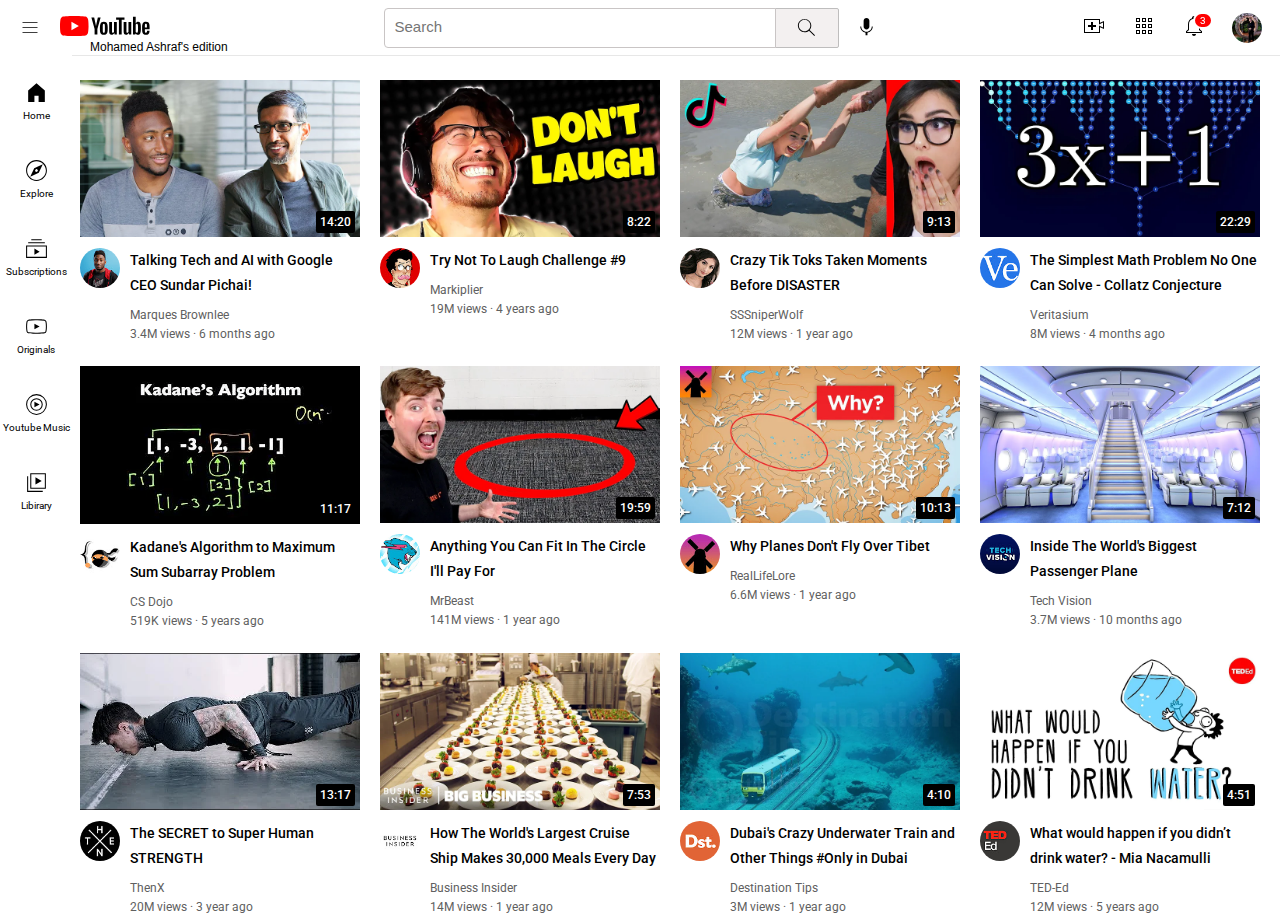
<file: index.html>
<!Doctype html>
<html>
<head>
  <link rel="preconnect" href="https://fonts.googleapis.com">
<link rel="preconnect" href="https://fonts.gstatic.com" crossorigin>
<link href="https://fonts.googleapis.com/css2?family=Roboto:wght@400;500;700&display=swap" rel="stylesheet">
 <link rel="style sheet" href="youtube.css">
 <link rel="stylesheet" href="general.css">
 <link rel="stylesheet" href="header.css">
 <link rel="stylesheet" href="vedio.css">
 <link rel="stylesheet" href="side-bar.css">
 <title> youtube.com clone </title>
</head>
<body>
  
 <div class="header">
  <div class="left">
    <img class="hamburger" src="logos/hamburger-menu.svg">
    <div class="medition">
      <img class="youtube" src="logos/youtube-logo.svg">
      <div class="my-name">Mohamed Ashraf's edition</div>
    </div>

  </div>
  <div class="middle">
    <input class="Search-bar" placeholder="Search">
    <button class="search">
      <div class="tooltip">Search</div>
      <img class="search-svg" src="logos/search.svg">
    </button>
    <button class="mic">
      <img  src="logos/voice-search-icon.svg">
      <div class="tooltip">Search by your voice </div>
    </button>
  </div>
  <div class="right">
    <div class="upload-icon-div">
      <img class="upload-icon" src="logos/upload.svg">
      <div class="tooltip"> Create </div>
    </div>

    <div class="apps-icon-div">
      <img class="apps-icon" src="logos/youtube-apps.svg">
      <div class="tooltip"> YouTube apps</div>
    </div>
    
    <div class="notification-div">
      <img class="notification-icon" src="logos/notifications.svg">
      <div class="notification-count"> 3 </div>
      <div class="tooltip">Notification</div>
  </div>
   
   
   
   
   
    <img class="my-channel-icon" src="thumbnail/p.jpg">
  </div>
  </div>
  


  
<div class="side-bar">
  <div class="side-bar-items">
     <img src="logos/home.svg">
    <div class="side-bar-text">Home</div>
  </div>
  <div class="side-bar-items" >
    <img src="logos/explore.svg">
    <div class="side-bar-text">Explore</div>
  </div>
  <div class="side-bar-items">
    <img src="logos/subscriptions.svg">
    <div class="side-bar-text">Subscriptions</div>
  </div>
 
  <div class="side-bar-items">
    <img src="logos/originals.svg">
  <div class="side-bar-text" >Originals</div>
  </div>
  <div class="side-bar-items">
    <img src="logos/youtube-music.svg">
  <div class="side-bar-text">Youtube Music</div>
  </div>
  <div class="side-bar-items">
    <img src="logos/library.svg">
  <div class="side-bar-text" >Libirary</div>
  </div>
</div>

<div class="grid">
  <div class="vedio-preview">
    <div class="top-section">
     <img class="thumbnail-1" src="thumbnail/thumbnail-1.webp">
     <div class="vedio-time"> 14:20 </div>
   </div>
   <div class="bottom-section">
     <div class="channel">
       <img  class="channel-img" src="thumbnail/channel-1.jpg" >
     </div>
     <div class="vedio-info">
       <p class="vedio-title">
        Talking Tech and AI with Google CEO Sundar Pichai!
       </p>
       <p class="author"> Marques Brownlee</p>
       <p class="views">3.4M views · 6 months ago</p>  
     </div>
   </div>
  </div>
 

  <div class="vedio-preview">
    <div  class="top-section">
     <img class="thumbnail-1" src="thumbnail/thumbnail-2.webp">
     <div class="vedio-time"> 8:22</div>
   </div>
   <div class="bottom-section">
     <div class="channel">
       <img  class="channel-img" src="thumbnail/channel-2.jpg" >
     </div>
     <div class="vedio-info">
       <p class="vedio-title">
        Try Not To Laugh Challenge #9
       </p>
       <p class="author"> Markiplier</p>
       <p class="views">19M views · 4 years ago</p>  
     </div>
    </div>
  </div>

   <div class="vedio-preview">
    <div class="top-section">
     <img class="thumbnail-1" src="thumbnail/thumbnail-3.webp">
     <div class="vedio-time"> 9:13 </div>
   </div>
   <div class="bottom-section">
     <div class="channel">
       <img  class="channel-img" src="thumbnail/channel-3.jpg" >
     </div>
     <div class="vedio-info">
       <p class="vedio-title">
        Crazy Tik Toks Taken Moments Before DISASTER
       </p>
       <p class="author"> SSSniperWolf</p>
       <p class="views">12M views · 1 year ago</p>  
     </div>
    </div>
  </div>

   <div class="vedio-preview">
    <div class="top-section">
     <img class="thumbnail-1" src="thumbnail/thumbnail-4.webp">
     <div class="vedio-time"> 22:29 </div>
   </div>
   <div class="bottom-section">
     <div class="channel">
       <img  class="channel-img" src="thumbnail/channel-4.jpg" >
     </div>
     <div class="vedio-info">
       <p class="vedio-title">
        The Simplest Math Problem No One Can Solve - Collatz Conjecture
       </p>
       <p class="author"> Veritasium</p>
       <p class="views">8M views · 4 months ago</p>  
     </div>
    </div>
  </div>

   <div class="vedio-preview">
    <div class="top-section">
     <img class="thumbnail-1" src="thumbnail/thumbnail-5.webp">
     <div class="vedio-time"> 11:17 </div>
   </div>
   <div class="bottom-section">
     <div class="channel">
       <img  class="channel-img" src="thumbnail/channel-5.jpg" >
     </div>
     <div class="vedio-info">
       <p class="vedio-title">
       Kadane's Algorithm to Maximum Sum Subarray Problem
       </p>
       <p class="author">CS Dojo</p>
       <p class="views">519K views · 5 years ago</p>  
     </div>
    </div>
  </div>

   <div class="vedio-preview">
    <div class="top-section">
     <img class="thumbnail-1" src="thumbnail/thumbnail-6.webp">
     <div class="vedio-time"> 19:59 </div>
   </div>
   <div class="bottom-section">
     <div class="channel">
       <img  class="channel-img" src="thumbnail/channel-6.jpg" >
     </div>
     <div class="vedio-info">
       <p class="vedio-title">
        Anything You Can Fit In The Circle I'll Pay For
       </p>
       <p class="author">MrBeast</p>
       <p class="views">141M views · 1 year ago</p>  
     </div>
    </div>
  </div>


   <div class="vedio-preview">
    <div class="top-section">
     <img class="thumbnail-1" src="thumbnail/thumbnail-7.webp">
     <div class="vedio-time"> 10:13 </div>
   </div>
   <div class="bottom-section">
     <div class="channel">
       <img  class="channel-img" src="thumbnail/channel-7.jpg" >
     </div>
     <div class="vedio-info">
       <p class="vedio-title">
        Why Planes Don't Fly Over Tibet
       </p>
       <p class="author">RealLifeLore</p>
       <p class="views">6.6M views · 1 year ago</p>  
     </div>
    </div>
  </div>

   <div class="vedio-preview">
    <div  class="top-section">
     <img class="thumbnail-1" src="thumbnail/thumbnail-8.webp">
     <div class="vedio-time"> 7:12 </div>
   </div>
   <div class="bottom-section">
     <div class="channel">
       <img  class="channel-img" src="thumbnail/channel-8.jpg" >
     </div>
     <div class="vedio-info">
       <p class="vedio-title">
        Inside The World's Biggest Passenger Plane
       </p>
       <p class="author">Tech Vision</p>
       <p class="views">3.7M views · 10 months ago</p>  
     </div>
    </div>
  </div>

   <div class="vedio-preview">
    <div  class="top-section">
     <img class="thumbnail-1" src="thumbnail/thumbnail-9.webp">
     <div class="vedio-time"> 13:17 </div>
   </div>
   <div class="bottom-section">
     <div class="channel">
       <img  class="channel-img" src="thumbnail/channel-9.jpg" >
     </div>
     <div class="vedio-info">
       <p class="vedio-title">
        The SECRET to Super Human STRENGTH
       </p>
       <p class="author">ThenX</p>
       <p class="views">20M views · 3 year ago</p>  
     </div>
    </div>
  </div>

   <div class="vedio-preview">
    <div class="top-section">
     <img class="thumbnail-1" src="thumbnail/thumbnail-10.webp">
     <div class="vedio-time"> 7:53 </div>
   </div>
   <div class="bottom-section">
     <div class="channel">
       <img  class="channel-img" src="thumbnail/channel-10.jpg" >
     </div>
     <div class="vedio-info">
       <p class="vedio-title">
        How The World's Largest Cruise Ship Makes 30,000 Meals Every Day
       </p>
       <p class="author">Business Insider</p>
       <p class="views">14M views · 1 year ago</p>  
     </div>
    </div>
  </div>

   <div class="vedio-preview">
    <div class="top-section">
     <img class="thumbnail-1" src="thumbnail/thumbnail-11.webp">
     <div class="vedio-time"> 4:10 </div>
   </div>
   <div class="bottom-section">
     <div class="channel">
       <img  class="channel-img" src="thumbnail/channel-11.jpg" >
     </div>
     <div class="vedio-info">
       <p class="vedio-title">
        Dubai's Crazy Underwater Train and Other Things #Only in Dubai
       </p>
       <p class="author">Destination Tips</p>
       <p class="views">3M views · 1 year ago</p>  
     </div>
    </div>
  </div>

   <div class="vedio-preview">
    <div class="top-section">
     <img class="thumbnail-1" src="thumbnail/thumbnail-12.webp">
     <div class="vedio-time"> 4:51 </div>
   </div>
   <div class="bottom-section">
     <div class="channel">
       <img  class="channel-img" src="thumbnail/channel-12.jpg" >
     </div>
     <div class="vedio-info">
       <p class="vedio-title">
        What would happen if you didn’t drink water? - Mia Nacamulli
       </p>
       <p class="author">TED-Ed</p>
       <p class="views">12M views · 5 years ago</p>  
     </div>
    </div>
  </div>
</div>
</body>
</html>
</file>
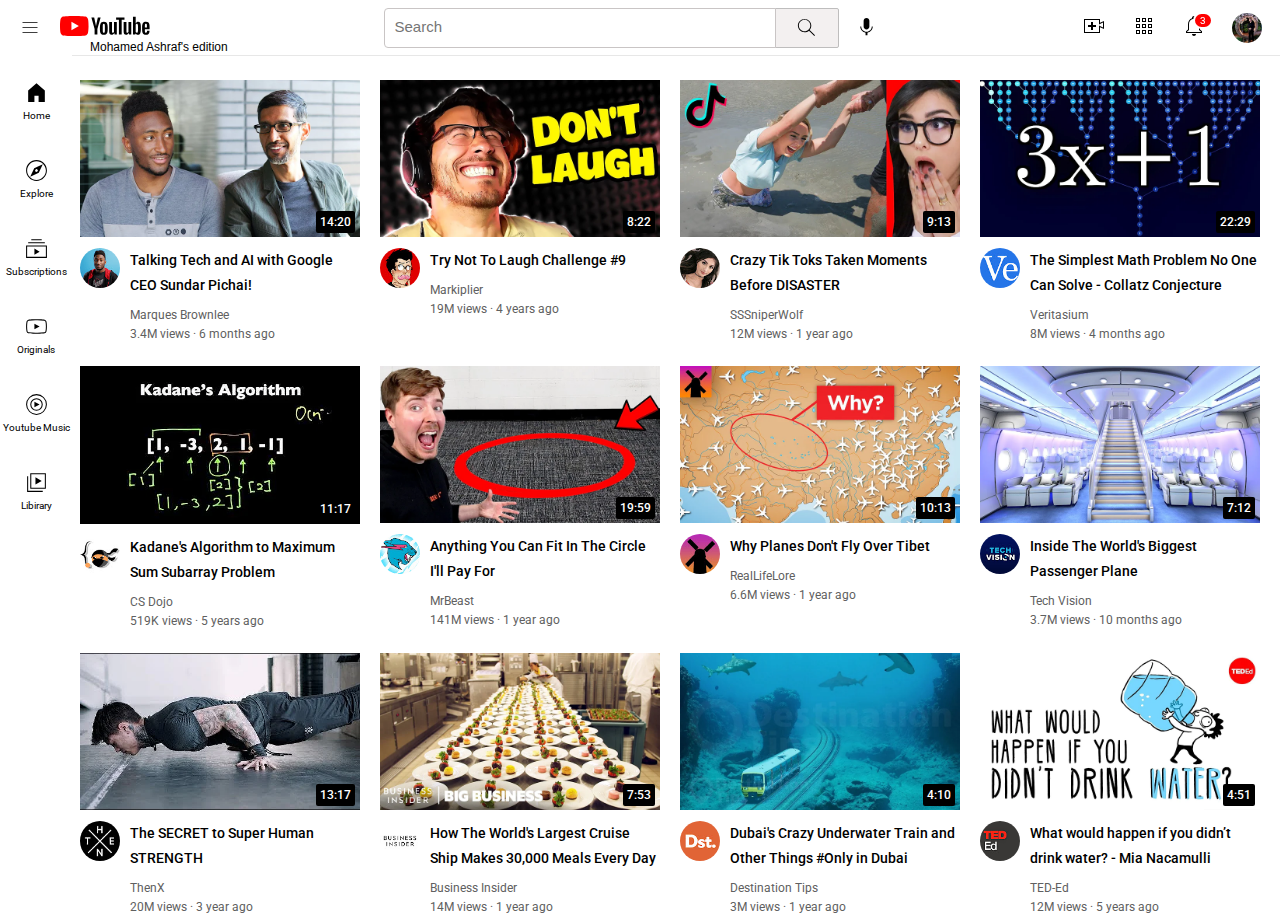
<file: youtube.html>
<!Doctype html>
<html>
<head>
  <link rel="preconnect" href="https://fonts.googleapis.com">
<link rel="preconnect" href="https://fonts.gstatic.com" crossorigin>
<link href="https://fonts.googleapis.com/css2?family=Roboto:wght@400;500;700&display=swap" rel="stylesheet">
 <link rel="style sheet" href="youtube.css">
 <link rel="stylesheet" href="general.css">
 <link rel="stylesheet" href="header.css">
 <link rel="stylesheet" href="vedio.css">
 <link rel="stylesheet" href="side-bar.css">
 <title> youtube.com clone </title>
</head>
<body>
  
 <div class="header">
  <div class="left">
    <img class="hamburger" src="logos/hamburger-menu.svg">
    <div class="medition">
      <img class="youtube" src="logos/youtube-logo.svg">
      <div class="my-name">Mohamed Ashraf's edition</div>
    </div>

  </div>
  <div class="middle">
    <input class="Search-bar" placeholder="Search">
    <button class="search">
      <div class="tooltip">Search</div>
      <img class="search-svg" src="logos/search.svg">
    </button>
    <button class="mic">
      <img  src="logos/voice-search-icon.svg">
      <div class="tooltip">Search by your voice </div>
    </button>
  </div>
  <div class="right">
    <div class="upload-icon-div">
      <img class="upload-icon" src="logos/upload.svg">
      <div class="tooltip"> Create </div>
    </div>

    <div class="apps-icon-div">
      <img class="apps-icon" src="logos/youtube-apps.svg">
      <div class="tooltip"> YouTube apps</div>
    </div>
    
    <div class="notification-div">
      <img class="notification-icon" src="logos/notifications.svg">
      <div class="notification-count"> 3 </div>
      <div class="tooltip">Notification</div>
  </div>
   
   
   
   
   
    <img class="my-channel-icon" src="thumbnail/p.jpg">
  </div>
  </div>
  


  
<div class="side-bar">
  <div class="side-bar-items">
     <img src="logos/home.svg">
    <div class="side-bar-text">Home</div>
  </div>
  <div class="side-bar-items" >
    <img src="logos/explore.svg">
    <div class="side-bar-text">Explore</div>
  </div>
  <div class="side-bar-items">
    <img src="logos/subscriptions.svg">
    <div class="side-bar-text">Subscriptions</div>
  </div>
 
  <div class="side-bar-items">
    <img src="logos/originals.svg">
  <div class="side-bar-text" >Originals</div>
  </div>
  <div class="side-bar-items">
    <img src="logos/youtube-music.svg">
  <div class="side-bar-text">Youtube Music</div>
  </div>
  <div class="side-bar-items">
    <img src="logos/library.svg">
  <div class="side-bar-text" >Libirary</div>
  </div>
</div>

<div class="grid">
  <div class="vedio-preview">
    <div class="top-section">
     <img class="thumbnail-1" src="thumbnail/thumbnail-1.webp">
     <div class="vedio-time"> 14:20 </div>
   </div>
   <div class="bottom-section">
     <div class="channel">
       <img  class="channel-img" src="thumbnail/channel-1.jpg" >
     </div>
     <div class="vedio-info">
       <p class="vedio-title">
        Talking Tech and AI with Google CEO Sundar Pichai!
       </p>
       <p class="author"> Marques Brownlee</p>
       <p class="views">3.4M views · 6 months ago</p>  
     </div>
   </div>
  </div>
 

  <div class="vedio-preview">
    <div  class="top-section">
     <img class="thumbnail-1" src="thumbnail/thumbnail-2.webp">
     <div class="vedio-time"> 8:22</div>
   </div>
   <div class="bottom-section">
     <div class="channel">
       <img  class="channel-img" src="thumbnail/channel-2.jpg" >
     </div>
     <div class="vedio-info">
       <p class="vedio-title">
        Try Not To Laugh Challenge #9
       </p>
       <p class="author"> Markiplier</p>
       <p class="views">19M views · 4 years ago</p>  
     </div>
    </div>
  </div>

   <div class="vedio-preview">
    <div class="top-section">
     <img class="thumbnail-1" src="thumbnail/thumbnail-3.webp">
     <div class="vedio-time"> 9:13 </div>
   </div>
   <div class="bottom-section">
     <div class="channel">
       <img  class="channel-img" src="thumbnail/channel-3.jpg" >
     </div>
     <div class="vedio-info">
       <p class="vedio-title">
        Crazy Tik Toks Taken Moments Before DISASTER
       </p>
       <p class="author"> SSSniperWolf</p>
       <p class="views">12M views · 1 year ago</p>  
     </div>
    </div>
  </div>

   <div class="vedio-preview">
    <div class="top-section">
     <img class="thumbnail-1" src="thumbnail/thumbnail-4.webp">
     <div class="vedio-time"> 22:29 </div>
   </div>
   <div class="bottom-section">
     <div class="channel">
       <img  class="channel-img" src="thumbnail/channel-4.jpg" >
     </div>
     <div class="vedio-info">
       <p class="vedio-title">
        The Simplest Math Problem No One Can Solve - Collatz Conjecture
       </p>
       <p class="author"> Veritasium</p>
       <p class="views">8M views · 4 months ago</p>  
     </div>
    </div>
  </div>

   <div class="vedio-preview">
    <div class="top-section">
     <img class="thumbnail-1" src="thumbnail/thumbnail-5.webp">
     <div class="vedio-time"> 11:17 </div>
   </div>
   <div class="bottom-section">
     <div class="channel">
       <img  class="channel-img" src="thumbnail/channel-5.jpg" >
     </div>
     <div class="vedio-info">
       <p class="vedio-title">
       Kadane's Algorithm to Maximum Sum Subarray Problem
       </p>
       <p class="author">CS Dojo</p>
       <p class="views">519K views · 5 years ago</p>  
     </div>
    </div>
  </div>

   <div class="vedio-preview">
    <div class="top-section">
     <img class="thumbnail-1" src="thumbnail/thumbnail-6.webp">
     <div class="vedio-time"> 19:59 </div>
   </div>
   <div class="bottom-section">
     <div class="channel">
       <img  class="channel-img" src="thumbnail/channel-6.jpg" >
     </div>
     <div class="vedio-info">
       <p class="vedio-title">
        Anything You Can Fit In The Circle I'll Pay For
       </p>
       <p class="author">MrBeast</p>
       <p class="views">141M views · 1 year ago</p>  
     </div>
    </div>
  </div>


   <div class="vedio-preview">
    <div class="top-section">
     <img class="thumbnail-1" src="thumbnail/thumbnail-7.webp">
     <div class="vedio-time"> 10:13 </div>
   </div>
   <div class="bottom-section">
     <div class="channel">
       <img  class="channel-img" src="thumbnail/channel-7.jpg" >
     </div>
     <div class="vedio-info">
       <p class="vedio-title">
        Why Planes Don't Fly Over Tibet
       </p>
       <p class="author">RealLifeLore</p>
       <p class="views">6.6M views · 1 year ago</p>  
     </div>
    </div>
  </div>

   <div class="vedio-preview">
    <div  class="top-section">
     <img class="thumbnail-1" src="thumbnail/thumbnail-8.webp">
     <div class="vedio-time"> 7:12 </div>
   </div>
   <div class="bottom-section">
     <div class="channel">
       <img  class="channel-img" src="thumbnail/channel-8.jpg" >
     </div>
     <div class="vedio-info">
       <p class="vedio-title">
        Inside The World's Biggest Passenger Plane
       </p>
       <p class="author">Tech Vision</p>
       <p class="views">3.7M views · 10 months ago</p>  
     </div>
    </div>
  </div>

   <div class="vedio-preview">
    <div  class="top-section">
     <img class="thumbnail-1" src="thumbnail/thumbnail-9.webp">
     <div class="vedio-time"> 13:17 </div>
   </div>
   <div class="bottom-section">
     <div class="channel">
       <img  class="channel-img" src="thumbnail/channel-9.jpg" >
     </div>
     <div class="vedio-info">
       <p class="vedio-title">
        The SECRET to Super Human STRENGTH
       </p>
       <p class="author">ThenX</p>
       <p class="views">20M views · 3 year ago</p>  
     </div>
    </div>
  </div>

   <div class="vedio-preview">
    <div class="top-section">
     <img class="thumbnail-1" src="thumbnail/thumbnail-10.webp">
     <div class="vedio-time"> 7:53 </div>
   </div>
   <div class="bottom-section">
     <div class="channel">
       <img  class="channel-img" src="thumbnail/channel-10.jpg" >
     </div>
     <div class="vedio-info">
       <p class="vedio-title">
        How The World's Largest Cruise Ship Makes 30,000 Meals Every Day
       </p>
       <p class="author">Business Insider</p>
       <p class="views">14M views · 1 year ago</p>  
     </div>
    </div>
  </div>

   <div class="vedio-preview">
    <div class="top-section">
     <img class="thumbnail-1" src="thumbnail/thumbnail-11.webp">
     <div class="vedio-time"> 4:10 </div>
   </div>
   <div class="bottom-section">
     <div class="channel">
       <img  class="channel-img" src="thumbnail/channel-11.jpg" >
     </div>
     <div class="vedio-info">
       <p class="vedio-title">
        Dubai's Crazy Underwater Train and Other Things #Only in Dubai
       </p>
       <p class="author">Destination Tips</p>
       <p class="views">3M views · 1 year ago</p>  
     </div>
    </div>
  </div>

   <div class="vedio-preview">
    <div class="top-section">
     <img class="thumbnail-1" src="thumbnail/thumbnail-12.webp">
     <div class="vedio-time"> 4:51 </div>
   </div>
   <div class="bottom-section">
     <div class="channel">
       <img  class="channel-img" src="thumbnail/channel-12.jpg" >
     </div>
     <div class="vedio-info">
       <p class="vedio-title">
        What would happen if you didn’t drink water? - Mia Nacamulli
       </p>
       <p class="author">TED-Ed</p>
       <p class="views">12M views · 5 years ago</p>  
     </div>
    </div>
  </div>
</div>
</body>
</html>
</file>
<file: general.css>
p{
    margin-top: 0px;
    margin-bottom: 0px;
    font-family:Roboto , Arial, Helvetica, sans-serif
  }
  body{
    margin: 0px;
    padding-top: 65px;
    padding-left: 80px;
    padding-right: 20px;
  }
</file>
<file: header.css>
.header{
  height: 55px;
  display: flex;
  flex-direction: row;
  justify-content: space-between;
  border-bottom: 1px;
  border-bottom-style: solid;
  border-bottom-color:rgb(231, 231, 231) ;
  position: fixed;
  right: 0px;
  left: 0;
  background-color: white;
  top:0;
  z-index: 1;
}
.left{
  display: flex;
  align-items: center;
}
.hamburger{
height: 20px; 
margin-right: 20px;
margin-left: 20px;
cursor: pointer;
}
.medition{
position: relative;
cursor: pointer;
font-size: 12px;
}
.my-name{
position: absolute;
left:30px;
width: 140px;
font-family: arial;
}
.youtube{
  height: 20px;
  cursor: pointer;
}
.middle{
  flex: 1;
  margin-left: 70px;
  margin-right: 35px;
  max-width: 500px;
  display: flex;
  align-items: center;
}
.Search-bar{
flex: 1;
width: 0;
height: 36px;
border: 1px;
border-style: solid;
border-color: rgb(201, 197, 197);
border-top-left-radius: 4px;
border-bottom-left-radius: 4px;
padding-left: 10px;
position: relative;
}
.search .tooltip{
position: absolute;
top: 55px;
background-color:gray;
color: white;
font-family: Arial;
padding: 5px;
border-radius: 2px;
opacity: 0;
transition: opacity 0.2s;
pointer-events:none;
}
.search:hover .tooltip{
  opacity: 1;
}
::placeholder{
  font-size: 15px;
}
.search{
  height: 40px;
  width: 64px;
  background-color: rgb(243, 240, 240);
  border: 1px;
  border-style: solid;
  border-color: rgb(190, 189, 189);
  margin-left: -1px;
  padding-top: 4px;
  border-top-right-radius: 2px;
  border-bottom-right-radius: 2px;
  cursor: pointer;
  transition: 0.5s;
}
.search:hover{
  background-color: rgb(201, 200, 200);
  
}
.search-svg{
  width: 23px;
}
.mic{
  height: 35px;
  width: 35px; 
  margin-left: 10px;
  border-radius: 20px;
  border: none;
  background-color: white;
  cursor: pointer;
  position: relative;
}
.mic .tooltip{
  position: absolute;
  top: 45px;
  left:-50px;
  width: 150px;
  background-color:gray;
  color: white;
  font-family: Arial;
  padding: 5px;
  border-radius: 2px;
  opacity: 0;
  transition: opacity 0.2s;
  pointer-events:none;
}
.mic:hover .tooltip{
  opacity: 1;
}
.right{ 
  width: 180px;
  display: flex;
  align-items: center;
  justify-content: space-between;
  padding-right: 18px;
  flex-shrink: 0;
  }
.upload-icon{
  height: 24px;
  cursor: pointer;
}
.apps-icon{
  height: 24px;
  cursor: pointer;
}
.notification-icon{
  height: 24px;
  }
.my-channel-icon{
  height: 30px;
  border-radius: 15px;
  cursor: pointer;
}
.notification-div{
  position: relative;
  cursor: pointer;
}
.notification-count{
  padding-left: 5px;
  padding-right: 5px;
  padding-bottom: 1px;
  padding-top: 1px;
  border-radius: 10px;
  position: absolute;
  background-color: red;
  top: -2px;
  right: -7px;
  font-size: 10px;
  font-family: roboto,arial;
  color: white;
  border: 2px;
  border-style: solid;
  border-color: white;
}
.upload-icon-div{
  position: relative;
}
.upload-icon-div .tooltip{
  position: absolute;
  top: 40px;
  left:-15px;
  background-color:gray;
  color: white;
  font-family: Arial;
  font-size: 13px;
  padding: 5px;
  border-radius: 2px;
  opacity: 0;
  transition: opacity 0.2s;
  pointer-events:none;
}
.upload-icon-div:hover .tooltip{
  opacity: 1;
}
.apps-icon-div{
  position: relative;
}
.apps-icon-div .tooltip{
  position: absolute;
  top: 40px;
  left:-35px;
  width: 85px;
  background-color:gray;
  color: white;
  font-family: Arial;
  font-size: 13px;
  padding: 5px;
  border-radius: 2px;
  opacity: 0;
  transition: opacity 0.2s;
  pointer-events:none;;
}
.apps-icon-div:hover .tooltip{
  opacity: 1;
}

.notification-div .tooltip{
  position: absolute;
  top: 40px;
  left:-25px;
  width: 65px;
  background-color:gray;
  color: white;
  font-family: Arial;
  font-size: 13px;
  padding: 5px;
  border-radius: 2px;
  opacity: 0;
  transition: opacity 0.2s;
  pointer-events:none;;
}
.notification-div:hover .tooltip{
  opacity: 1;
}
</file>
<file: vedio.css>
.top-section{
    position: relative;
  }
  
  .thumbnail-1{ 
    width: 100%;
    margin-top: 15px;
  }
  .vedio-time{
    position: absolute;
    bottom: 8px;
    right: 5px;
    background-color: black;
    color: white;
    font-size: 12px;
    font-weight:500;
    font-family: roboto,arial;
    padding: 4px;
    border-radius: 2px;
  }
  .grid {
   display: grid;
   grid-template-columns: 1fr 1fr 1fr ;
   column-gap: 20px;
   row-gap: 10px;
  }

  @media (max-width: 800px){
    .grid{
      grid-template-columns: 1fr 1fr ;
    }
  }

  @media ( min-width: 1000px){
    .grid{
      grid-template-columns: 1fr 1fr 1fr 1fr;
    }
  }


  .channel{
    display: inline-block;
    width: 40px;
    margin-right: 7px;
  }

  .channel-img{
    width: 100%;
    border-radius: 50px;
  }
  .vedio-title{
    font-size: 14px;
    font-weight: 500;
    margin-bottom: 10px;
    line-height: 25px;
  }
  .bottom-section{
    margin-top:7px;
    display: grid;
    grid-template-columns: 50px 1fr;
  }
  .author, .views{
    font-size: 12px;
    color: rgb(96, 96, 96);
  }
  .author{
    margin-bottom: 5px;
  }
</file>
<file: side-bar.css>
.side-bar{
  display: flex;
  flex-direction: column;
  position: fixed;
  top:55px;
  bottom:0;
  left: 0;
  width: 72px;
  padding-top:10px;
  z-index: 50000;
  background-color: white;

}
.side-bar-items{
  display: flex;
  flex-direction: column;
  justify-content: center;
  height: 70px;
  align-items: center;
  margin-bottom: 8px;
  transition: 1s;
  cursor: pointer;
}
.side-bar-items:hover{
  background-color: rgb(214, 214, 214);
}
.side-bar-items img{
height: 25px;
}
.side-bar-text{
  font-family: roboto,arial;
  font-size: 10px;
  margin-top: 5px;
}
</file>
